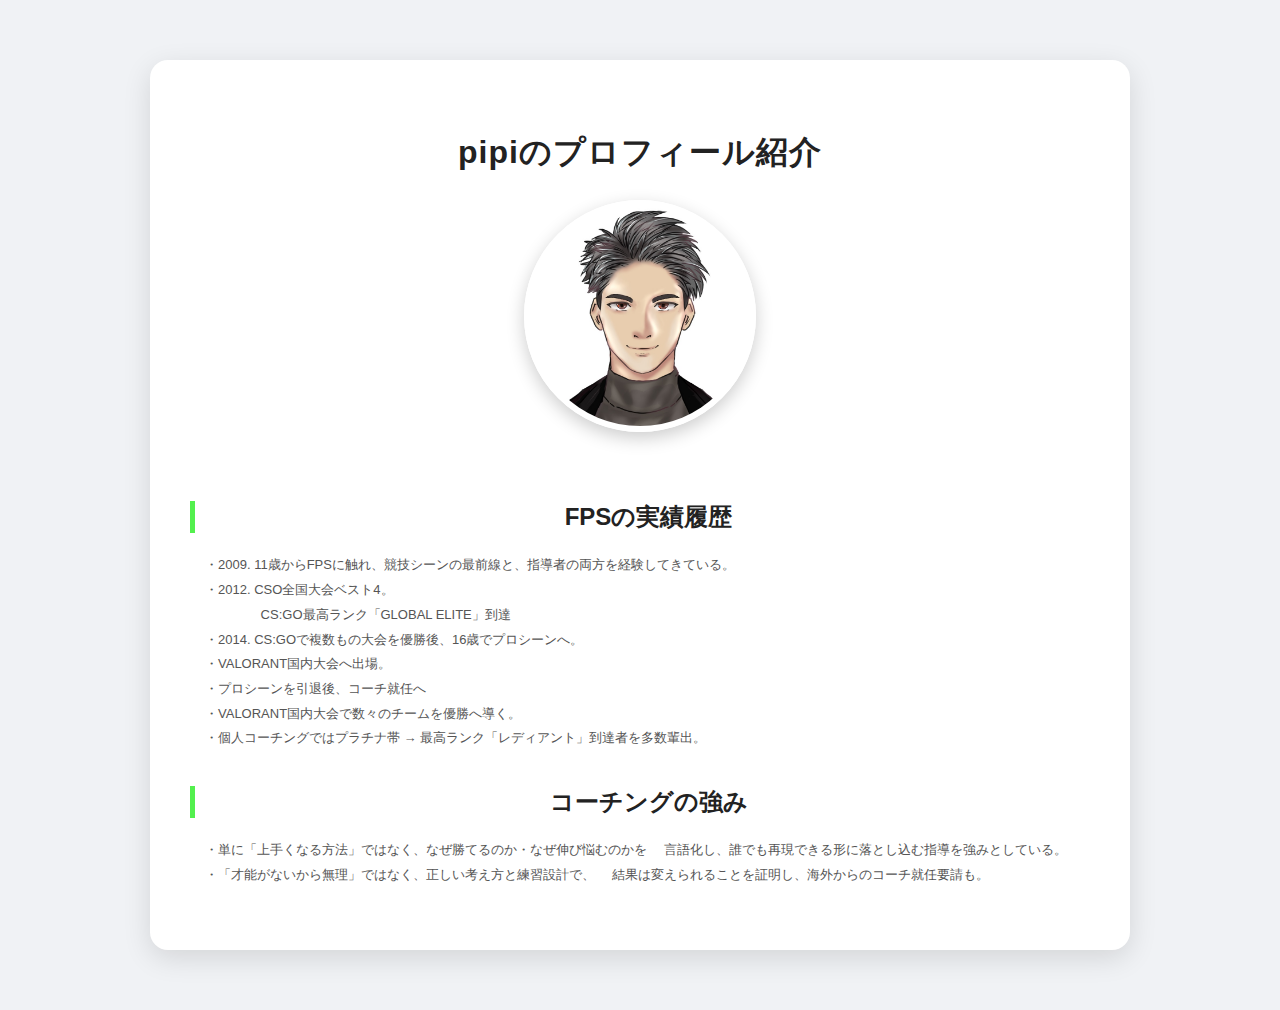
<file: index.html>
<!DOCTYPE html>
<html lang="ja">
<head>
    <meta charset="UTF-8">
    <meta name="viewport" content="width=device-width,initial-scale=1.0">
    <title>PIPIアカデミー　PIPIの実績</title>
    <link rel="Stylesheet" href="style.css">
</head>
<body>

<header></header>

<div class="profile">
<h1>pipiのプロフィール紹介</h1>

    <img src="images/pipi_profile.jpg" alt="pipiの画像" class="profile-img">

   <h2>FPSの実績履歴</h2> 
    <p>
    ・2009. 11歳からFPSに触れ、競技シーンの最前線と、指導者の両方を経験してきている。<br>
    ・2012. CSO全国大会ベスト4。<br>
    　　　　 CS:GO最高ランク「GLOBAL ELITE」到達<br>
    ・2014. CS:GOで複数もの大会を優勝後、16歳でプロシーンへ。<br>
    ・VALORANT国内大会へ出場。<br>
    ・プロシーンを引退後、コーチ就任へ<br>
    ・VALORANT国内大会で数々のチームを優勝へ導く。<br>
    ・個人コーチングではプラチナ帯 → 最高ランク「レディアント」到達者を多数輩出。
      <br>
</p>
<h2>コーチングの強み</h2>
<p class="coaching-text">    
・単に「上手くなる方法」ではなく、なぜ勝てるのか・なぜ伸び悩むのかを
　言語化し、誰でも再現できる形に落とし込む指導を強みとしている。<br>
    ・「才能がないから無理」ではなく、正しい考え方と練習設計で、
　結果は変えられることを証明し、海外からのコーチ就任要請も。
</p> 
    </div>
</html>
</file>
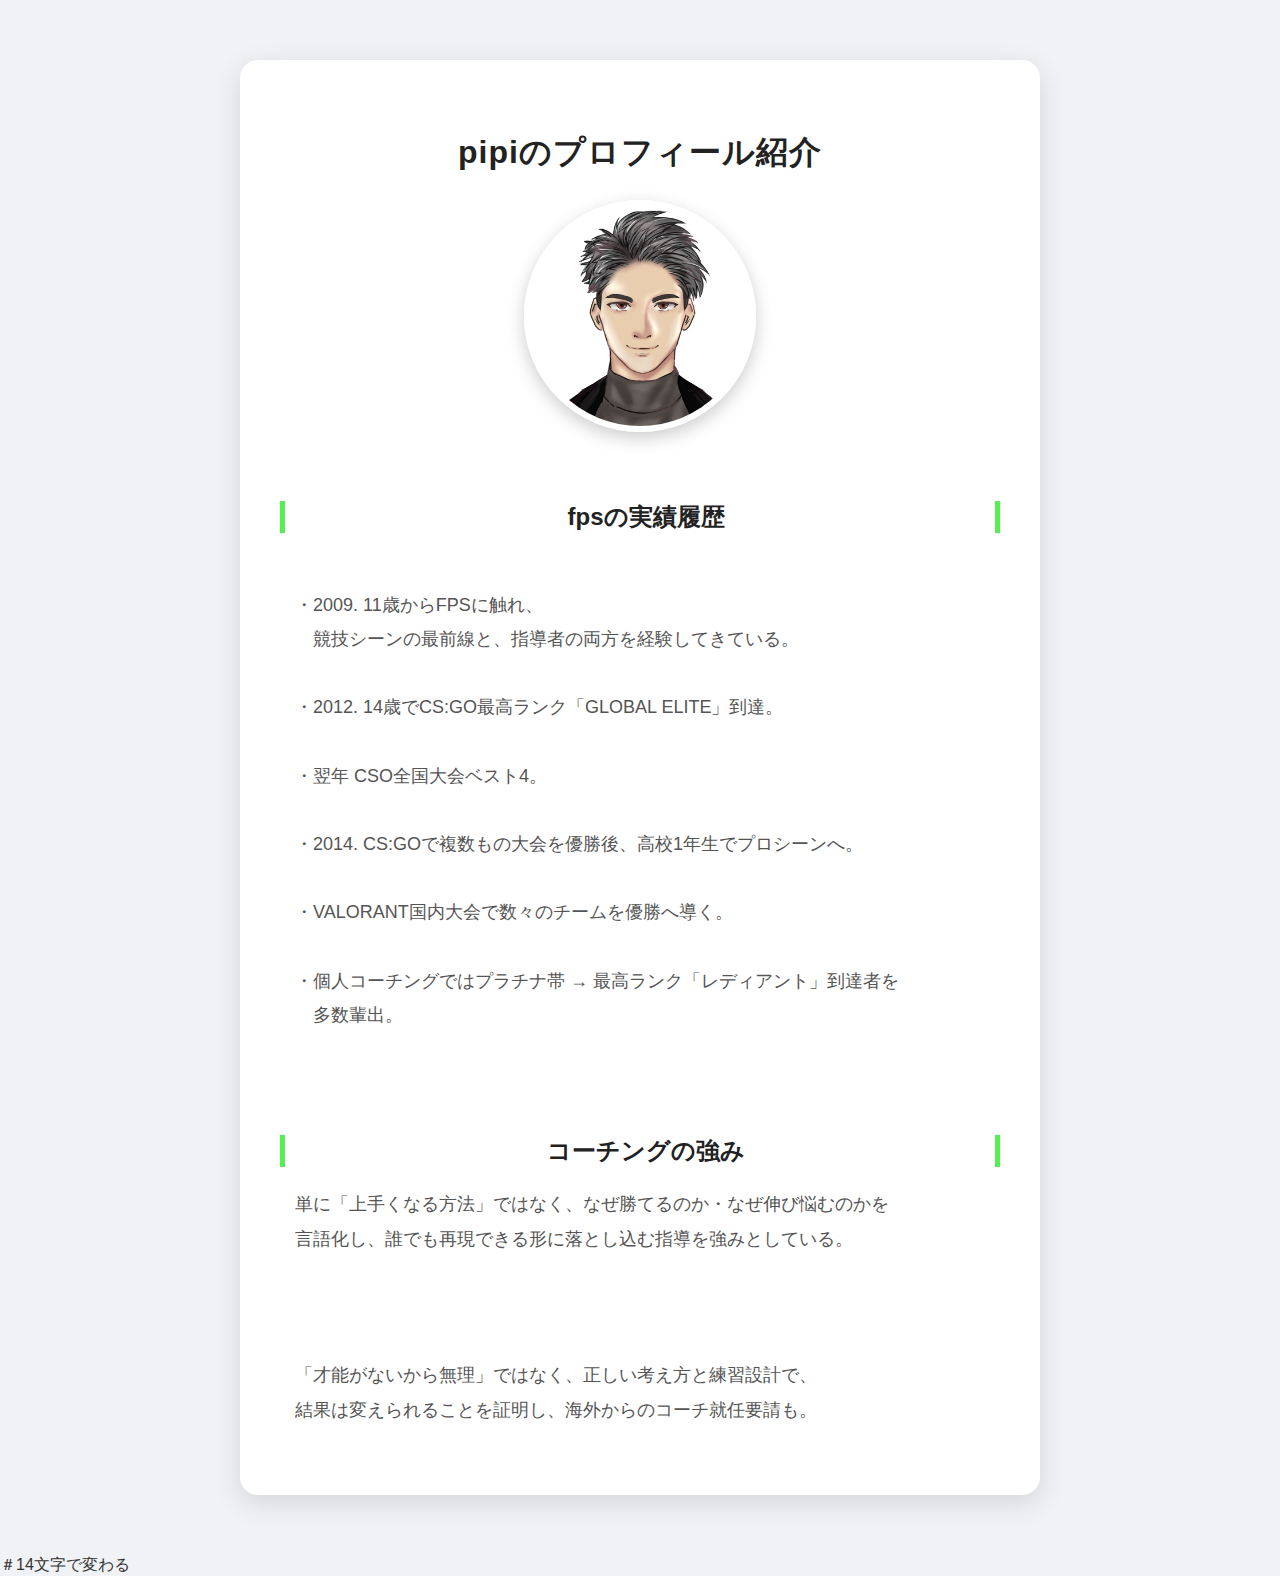
<file: profile/index.html>
<!DOCTYPE html>
<html lang="ja">
<head>
    <meta charset="UTF-8">
    <meta name="viewport" content="width=device-width,initial-scale=1.0">
    <title>PIPIアカデミー　PIPIの実績</title>
    <link rel="Stylesheet" href="style.css">
</head>
<body>

<header></header>

<div class="profile">
<h1>pipiのプロフィール紹介</h1>

    <img src="images/pipi_profile.jpg" alt="pipiの画像" class="profile-img">

   <h2>fpsの実績履歴</h2> 
    <p>
    ・2009. 11歳からFPSに触れ、
    　競技シーンの最前線と、指導者の両方を経験してきている。<br>
    ・2012. 14歳でCS:GO最高ランク「GLOBAL ELITE」到達。<br>
    ・翌年  CSO全国大会ベスト4。<br>
    ・2014. CS:GOで複数もの大会を優勝後、高校1年生でプロシーンへ。<br>
    ・VALORANT国内大会で数々のチームを優勝へ導く。<br>
    ・個人コーチングではプラチナ帯 → 最高ランク「レディアント」到達者を
    　多数輩出。
      <br>
</p>
<h2>コーチングの強み</h2>
 <p>   単に「上手くなる方法」ではなく、なぜ勝てるのか・なぜ伸び悩むのかを
言語化し、誰でも再現できる形に落とし込む指導を強みとしている。<br>


    「才能がないから無理」ではなく、正しい考え方と練習設計で、
結果は変えられることを証明し、海外からのコーチ就任要請も。
</p> 
    </div>
</html>
＃14文字で変わる
</file>
<file: style.css>
/* 全体の基本設定 */

body {
    margin: 0;
    padding: 0;
    background: #f0f2f5;
    font-family: "Helvetica Neue", Arial, sans-serif;
    color: #333;
}

/* メインコンテナ（プロ風カード） */
.profile {
    max-width: 900px;
    margin: 60px auto;
    background: #fff;
    padding: 50px 40px;
    border-radius: 18px;
    box-shadow: 0 8px 28px rgba(0, 0, 0, 0.12);
    text-align: center;
    transition: all 0.3s ease;
}

/* ホバーで少し持ち上がる演出 */
.profile:hover {
    transform: translateY(-4px);
    box-shadow: 0 12px 35px rgba(0, 0, 0, 0.18);
}

/* タイトル（プロ風の太めフォント） */
.profile h1 {
    font-size: 32px;
    font-weight: 700;
    margin-bottom: 25px;
    color: #222;
    letter-spacing: 1px;
    text-align: center;
}
.career{
  font-size: 13px;
  text-align: left;
  width:100%;
}

.career-item{
  display: grid;
  grid-template-columns: 60px 1fr;
  align-items:flex-start;
  column-gap: 16px;
  margin-bottom: 12px;
}

.career-year{
  min-width:60px;
  font-weight: bold;
  line-height:1.7;
  font-size: 13px;
  text-align: left;
}

.career-text{
  line-height:1.7;
  font-size: 13px;
  text-align: left;
}

.career-year.empty{
  content-visibility: hidden;
}
/* 画像を丸く＋影追加でプロ感アップ */
.profile img {
    width: 220px;
    height: 220px;
    border-radius: 50%;
    object-fit: cover;
    border: 6px solid #fff;
    box-shadow: 0 6px 18px rgba(0,0,0,0.2);
    margin-bottom: 30px;
}

/* テキスト（読みやすいプロフォント間隔） */
.profile p {
    font-size: 13px;
    line-height: 1.9;
    text-align: left;
    color: #555;
    padding: 0 15px;
    margin-top: 20px; /* 箇条書きを見やすく */
}

/* 見出し（シンプルな線で強調） */
.profile h2 {
    font-size: 24px;
    color: #222;
    border-left: 5px solid #53f04e;
    border-right: none;
    text-align: center;
    padding-left: 12px;
    margin: 35px 0 15px;
}
.coaching-text{
    text-align: left;
    margin-top: 20px;
    line-height: 1.8;
}

/* リンクをプロ風ブルーに */
a {
    color: #2563eb;
    text-decoration: none;
}
a:hover {
    text-decoration: underline;
}

@media screen and (max-width: 600px) {
  .profile {
    margin: 20px;
    padding: 25px 20px;
  }

  .profile h1 {
    font-size: 22px;
  }

  .profile h2 {
    font-size: 18px;
  }

  .profile p {
    font-size: 16px;
    padding: 0;
    line-height: 1.6;
  }

  .profile img {
    width: 140px;
    height: 140px;
  }
}
</file>
<file: profile/style.css>
/* 全体の基本設定 */

body {
    margin: 0;
    padding: 0;
    background: #f0f2f5;
    font-family: "Helvetica Neue", Arial, sans-serif;
    color: #333;
}

/* メインコンテナ（プロ風カード） */
.profile {
    max-width: 720px;
    margin: 60px auto;
    background: #fff;
    padding: 50px 40px;
    border-radius: 18px;
    box-shadow: 0 8px 28px rgba(0, 0, 0, 0.12);
    text-align: center;
    transition: all 0.3s ease;
}

/* ホバーで少し持ち上がる演出 */
.profile:hover {
    transform: translateY(-4px);
    box-shadow: 0 12px 35px rgba(0, 0, 0, 0.18);
}

/* タイトル（プロ風の太めフォント） */
.profile h1 {
    font-size: 32px;
    font-weight: 700;
    margin-bottom: 25px;
    color: #222;
    letter-spacing: 1px;
}

/* 画像を丸く＋影追加でプロ感アップ */
.profile img {
    width: 220px;
    height: 220px;
    border-radius: 50%;
    object-fit: cover;
    border: 6px solid #fff;
    box-shadow: 0 6px 18px rgba(0,0,0,0.2);
    margin-bottom: 30px;
}

/* テキスト（読みやすいプロフォント間隔） */
.profile p {
    font-size: 18px;
    line-height: 1.9;
    text-align: left;
    color: #555;
    padding: 0 15px;
    margin-top: 20px;
    white-space: pre-line; /* 箇条書きを見やすく */
}

/* 見出し（シンプルな線で強調） */
.profile h2 {
    font-size: 24px;
    color: #222;
    border-left: 5px solid #53f04e;
    border-right:5px solid #53f04e;
    padding-left: 12px;
    margin: 35px 0 15px;
}

/* リンクをプロ風ブルーに */
a {
    color: #2563eb;
    text-decoration: none;
}
a:hover {
    text-decoration: underline;
}

@media screen and (max-width: 600px) {
  .profile {
    margin: 20px;
    padding: 25px 20px;
  }

  .profile h1 {
    font-size: 22px;
  }

  .profile h2 {
    font-size: 18px;
  }

  .profile p {
    font-size: 15px;
    padding: 0;
  }

  .profile img {
    width: 140px;
    height: 140px;
  }
}
</file>
